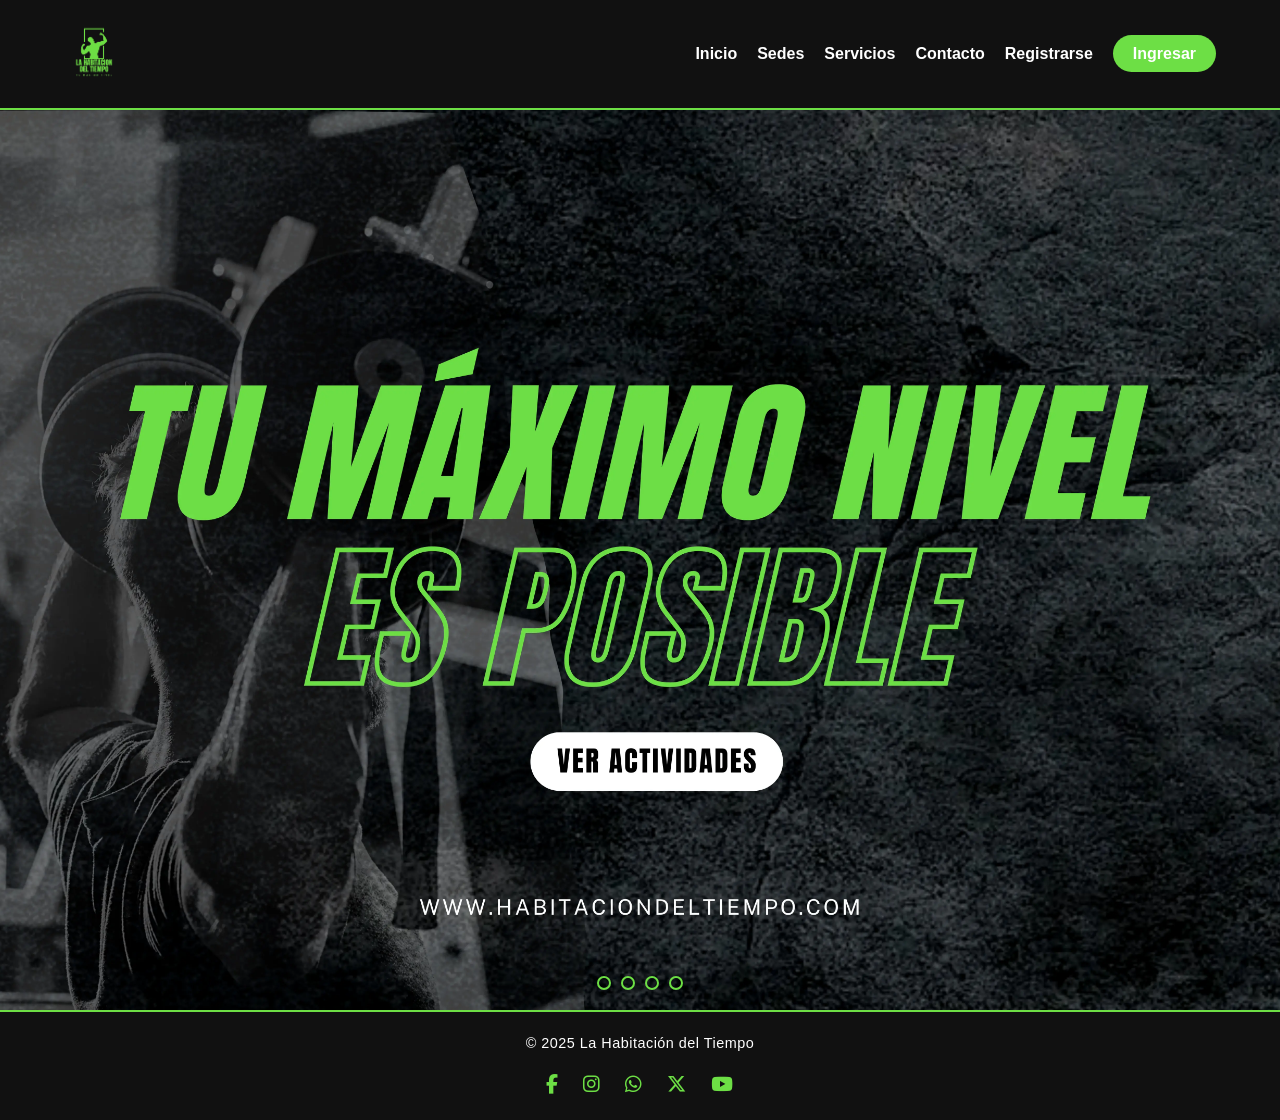
<file: index.html>
<!DOCTYPE html>
<html lang="es">

<head>
    <meta charset="UTF-8" />
    <meta name="viewport" content="width=device-width, initial-scale=1.0" />
    <title>La Habitación del Tiempo</title>
    <link rel="icon" type="image/x-icon" href="img/favicon.ico">
    <link rel="stylesheet" href="css/style.css" />
    <link rel="stylesheet" href="https://cdnjs.cloudflare.com/ajax/libs/font-awesome/6.5.0/css/all.min.css" />
</head>

<body class="fade-in index">
    <header>
        <div class="container nav-container">
            <a href="index.html" class="logo">
                <img src="img/logo.png" alt="La Habitación del Tiempo" />
            </a>
            <nav>
                <div id="hamburger"><i class="fas fa-bars"></i></div>
                <ul class="nav-links" id="navLinks">
                    <li><a href="index.html">Inicio</a></li>
                    <li><a href="sedes.html">Sedes</a></li>
                    <li><a href="services.html">Servicios</a></li>
                    <li><a href="contact.html">Contacto</a></li>
                    <li><a href="register.html">Registrarse</a></li>
                    <li><a href="login.html" class="btn-nav">Ingresar</a></li>
                </ul>
            </nav>
        </div>
    </header>

    <section class="hero">
        <div class="slider">
            <div class="slides">
                <!-- Radio buttons para control manual -->
                <input type="radio" name="radio-btn" id="radio1">
                <input type="radio" name="radio-btn" id="radio2">
                <input type="radio" name="radio-btn" id="radio3">
                <input type="radio" name="radio-btn" id="radio4">

                <!-- Slides -->
                <div class="slide first">
                    <img src="img/banner1.webp" alt="Banner 1">
                </div>
                <div class="slide">
                    <img src="img/banner2.webp" alt="Banner 2">
                </div>
                <div class="slide">
                    <img src="img/banner3.webp" alt="Banner 3">
                </div>
                <div class="slide">
                    <img src="img/banner4.webp" alt="Banner 4">
                </div>

                <!-- Navegación automática -->
                <div class="navigation-auto">
                    <div class="auto-btn1"></div>
                    <div class="auto-btn2"></div>
                    <div class="auto-btn3"></div>
                    <div class="auto-btn4"></div>
                </div>
            </div>

            <!-- Navegación manual -->
            <div class="navigation-manual">
                <label for="radio1" class="manual-btn"></label>
                <label for="radio2" class="manual-btn"></label>
                <label for="radio3" class="manual-btn"></label>
                <label for="radio4" class="manual-btn"></label>
            </div>
        </div>
    </section>

    <footer>
        <p>&copy; 2025 La Habitación del Tiempo</p>
        <div class="social-icons">
            <a href="#"><i class="fab fa-facebook-f"></i></a>
            <a href="#"><i class="fab fa-instagram"></i></a>
            <a href="#"><i class="fab fa-whatsapp"></i></a>
            <a href="#"><i class="fa-brands fa-x-twitter"></i></a>
            <a href="#"><i class="fa-brands fa-youtube"></i></a>
        </div>
    </footer>
    <script src="js/script.js"></script>
</body>

</html>
</file>
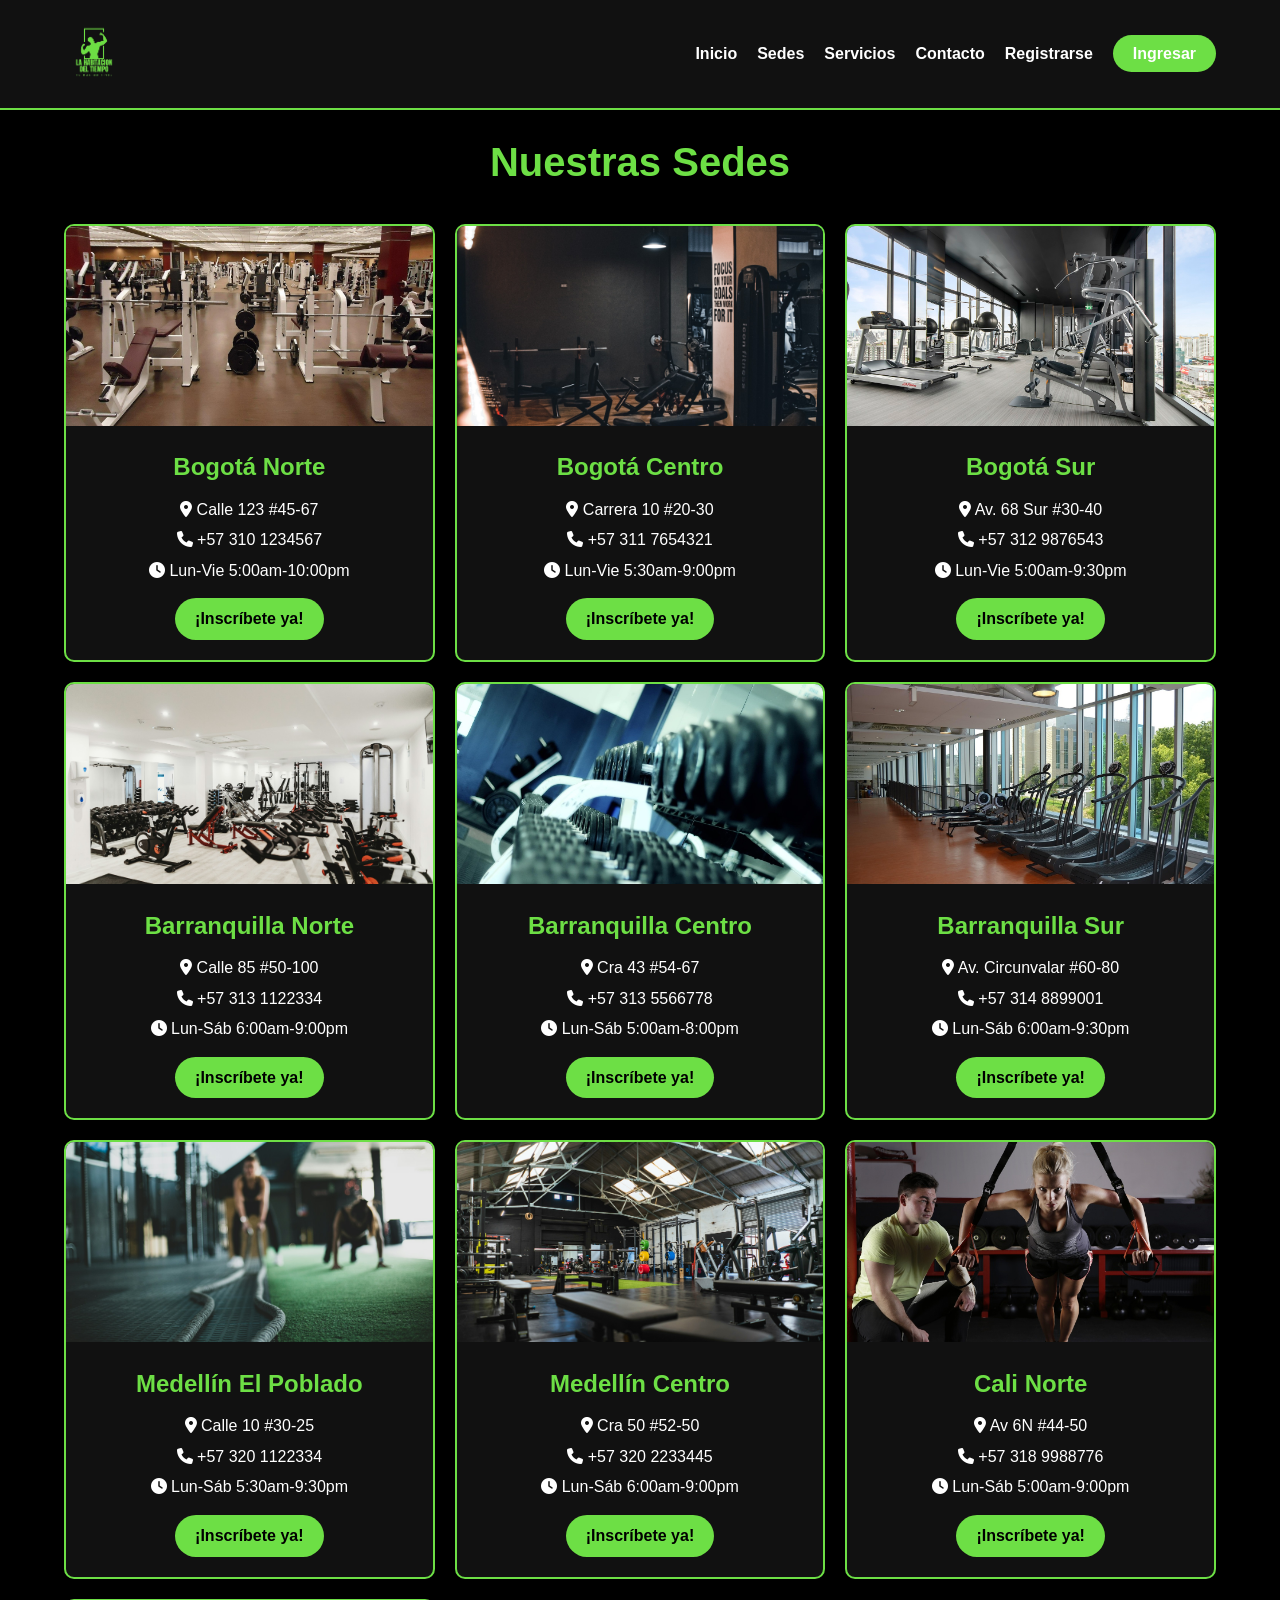
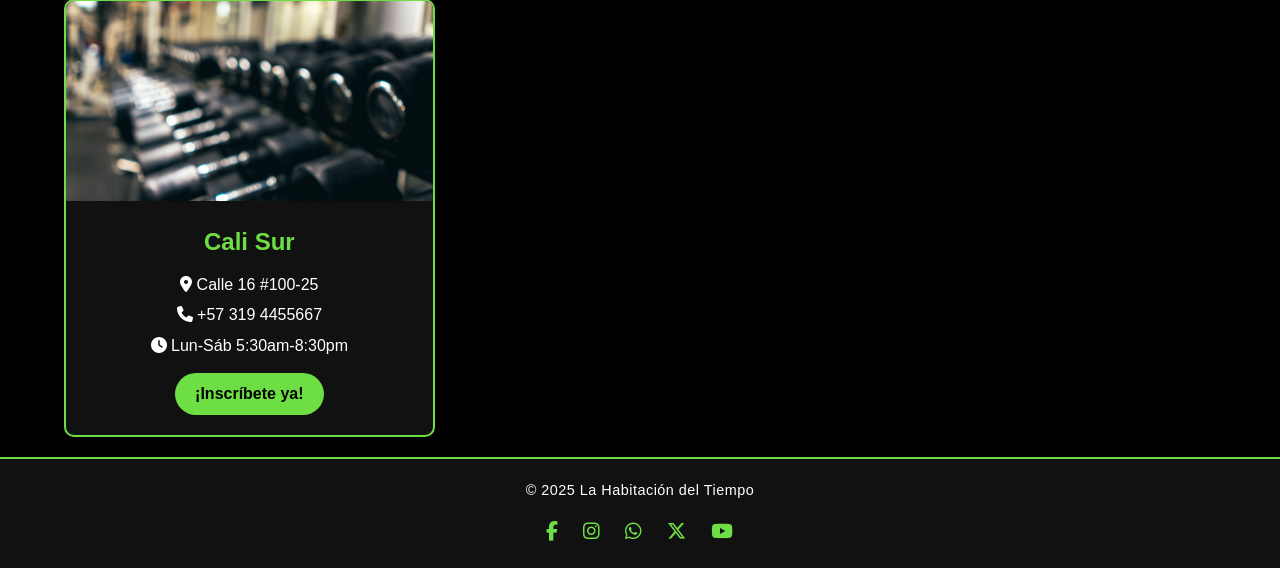
<file: sedes.html>
<!DOCTYPE html>
<html lang="es">

<head>
    <meta charset="UTF-8">
    <meta name="viewport" content="width=device-width, initial-scale=1.0">
    <title>Sedes - La Habitación del Tiempo</title>
    <link rel="icon" type="image/x-icon" href="img/favicon.ico">
    <link rel="stylesheet" href="css/style.css">
    <link rel="stylesheet" href="https://cdnjs.cloudflare.com/ajax/libs/font-awesome/6.5.0/css/all.min.css" />
</head>

<body class="fade-in sedes">
    <header>
        <div class="container nav-container">
            <a href="index.html" class="logo">
                <img src="img/logo.png" alt="La Habitación del Tiempo" />
            </a>
            <nav>
                <div id="hamburger"><i class="fas fa-bars"></i></div>
                <ul class="nav-links" id="navLinks">
                    <li><a href="index.html">Inicio</a></li>
                    <li><a href="sedes.html">Sedes</a></li>
                    <li><a href="services.html">Servicios</a></li>
                    <li><a href="contact.html">Contacto</a></li>
                    <li><a href="register.html">Registrarse</a></li>
                    <li><a href="login.html" class="btn-nav">Ingresar</a></li>
                </ul>
            </nav>
        </div>
    </header>

    <section class="sedes">
        <div class="container">
            <h2>Nuestras Sedes</h2>
            <div class="cards-container">

                <!-- Bogotá -->
                <div class="card">
                    <img src="img/bogota1.jpg" alt="Bogotá Norte">
                    <h3>Bogotá Norte</h3>
                    <p><i class="fas fa-map-marker-alt"></i> Calle 123 #45-67</p>
                    <p><i class="fas fa-phone"></i> +57 310 1234567</p>
                    <p><i class="fas fa-clock"></i> Lun-Vie 5:00am-10:00pm</p>
                    <a href="register.html" class="btn">¡Inscríbete ya!</a>
                </div>

                <div class="card">
                    <img src="img/bogota2.jpg" alt="Bogotá Centro">
                    <h3>Bogotá Centro</h3>
                    <p><i class="fas fa-map-marker-alt"></i> Carrera 10 #20-30</p>
                    <p><i class="fas fa-phone"></i> +57 311 7654321</p>
                    <p><i class="fas fa-clock"></i> Lun-Vie 5:30am-9:00pm</p>
                    <a href="register.html" class="btn">¡Inscríbete ya!</a>
                </div>

                <div class="card">
                    <img src="img/bogota3.jpg" alt="Bogotá Sur">
                    <h3>Bogotá Sur</h3>
                    <p><i class="fas fa-map-marker-alt"></i> Av. 68 Sur #30-40</p>
                    <p><i class="fas fa-phone"></i> +57 312 9876543</p>
                    <p><i class="fas fa-clock"></i> Lun-Vie 5:00am-9:30pm</p>
                    <a href="register.html" class="btn">¡Inscríbete ya!</a>
                </div>

                <!-- Barranquilla -->
                <div class="card">
                    <img src="img/barranquilla1.jpg" alt="Barranquilla Norte">
                    <h3>Barranquilla Norte</h3>
                    <p><i class="fas fa-map-marker-alt"></i> Calle 85 #50-100</p>
                    <p><i class="fas fa-phone"></i> +57 313 1122334</p>
                    <p><i class="fas fa-clock"></i> Lun-Sáb 6:00am-9:00pm</p>
                    <a href="register.html" class="btn">¡Inscríbete ya!</a>
                </div>

                <div class="card">
                    <img src="img/barranquilla2.jpg" alt="Barranquilla Centro">
                    <h3>Barranquilla Centro</h3>
                    <p><i class="fas fa-map-marker-alt"></i> Cra 43 #54-67</p>
                    <p><i class="fas fa-phone"></i> +57 313 5566778</p>
                    <p><i class="fas fa-clock"></i> Lun-Sáb 5:00am-8:00pm</p>
                    <a href="register.html" class="btn">¡Inscríbete ya!</a>
                </div>

                <div class="card">
                    <img src="img/barranquilla3.jpg" alt="Barranquilla Sur">
                    <h3>Barranquilla Sur</h3>
                    <p><i class="fas fa-map-marker-alt"></i> Av. Circunvalar #60-80</p>
                    <p><i class="fas fa-phone"></i> +57 314 8899001</p>
                    <p><i class="fas fa-clock"></i> Lun-Sáb 6:00am-9:30pm</p>
                    <a href="register.html" class="btn">¡Inscríbete ya!</a>
                </div>

                <!-- Medellín -->
                <div class="card">
                    <img src="img/medellin1.jpg" alt="Medellín Poblado">
                    <h3>Medellín El Poblado</h3>
                    <p><i class="fas fa-map-marker-alt"></i> Calle 10 #30-25</p>
                    <p><i class="fas fa-phone"></i> +57 320 1122334</p>
                    <p><i class="fas fa-clock"></i> Lun-Sáb 5:30am-9:30pm</p>
                    <a href="register.html" class="btn">¡Inscríbete ya!</a>
                </div>

                <div class="card">
                    <img src="img/medellin2.jpg" alt="Medellín Centro">
                    <h3>Medellín Centro</h3>
                    <p><i class="fas fa-map-marker-alt"></i> Cra 50 #52-50</p>
                    <p><i class="fas fa-phone"></i> +57 320 2233445</p>
                    <p><i class="fas fa-clock"></i> Lun-Sáb 6:00am-9:00pm</p>
                    <a href="register.html" class="btn">¡Inscríbete ya!</a>
                </div>

                <!-- Cali -->
                <div class="card">
                    <img src="img/cali1.jpg" alt="Cali Norte">
                    <h3>Cali Norte</h3>
                    <p><i class="fas fa-map-marker-alt"></i> Av 6N #44-50</p>
                    <p><i class="fas fa-phone"></i> +57 318 9988776</p>
                    <p><i class="fas fa-clock"></i> Lun-Sáb 5:00am-9:00pm</p>
                    <a href="register.html" class="btn">¡Inscríbete ya!</a>
                </div>

                <div class="card">
                    <img src="img/cali2.jpg" alt="Cali Sur">
                    <h3>Cali Sur</h3>
                    <p><i class="fas fa-map-marker-alt"></i> Calle 16 #100-25</p>
                    <p><i class="fas fa-phone"></i> +57 319 4455667</p>
                    <p><i class="fas fa-clock"></i> Lun-Sáb 5:30am-8:30pm</p>
                    <a href="register.html" class="btn">¡Inscríbete ya!</a>
                </div>

            </div>
        </div>
    </section>

    <footer>
        <p>&copy; 2025 La Habitación del Tiempo</p>
        <div class="social-icons">
            <a href="#"><i class="fab fa-facebook-f"></i></a>
            <a href="#"><i class="fab fa-instagram"></i></a>
            <a href="#"><i class="fab fa-whatsapp"></i></a>
            <a href="#"><i class="fa-brands fa-x-twitter"></i></a>
            <a href="#"><i class="fa-brands fa-youtube"></i></a>
        </div>
    </footer>

    <script src="js/script.js"></script>
</body>

</html>
</file>
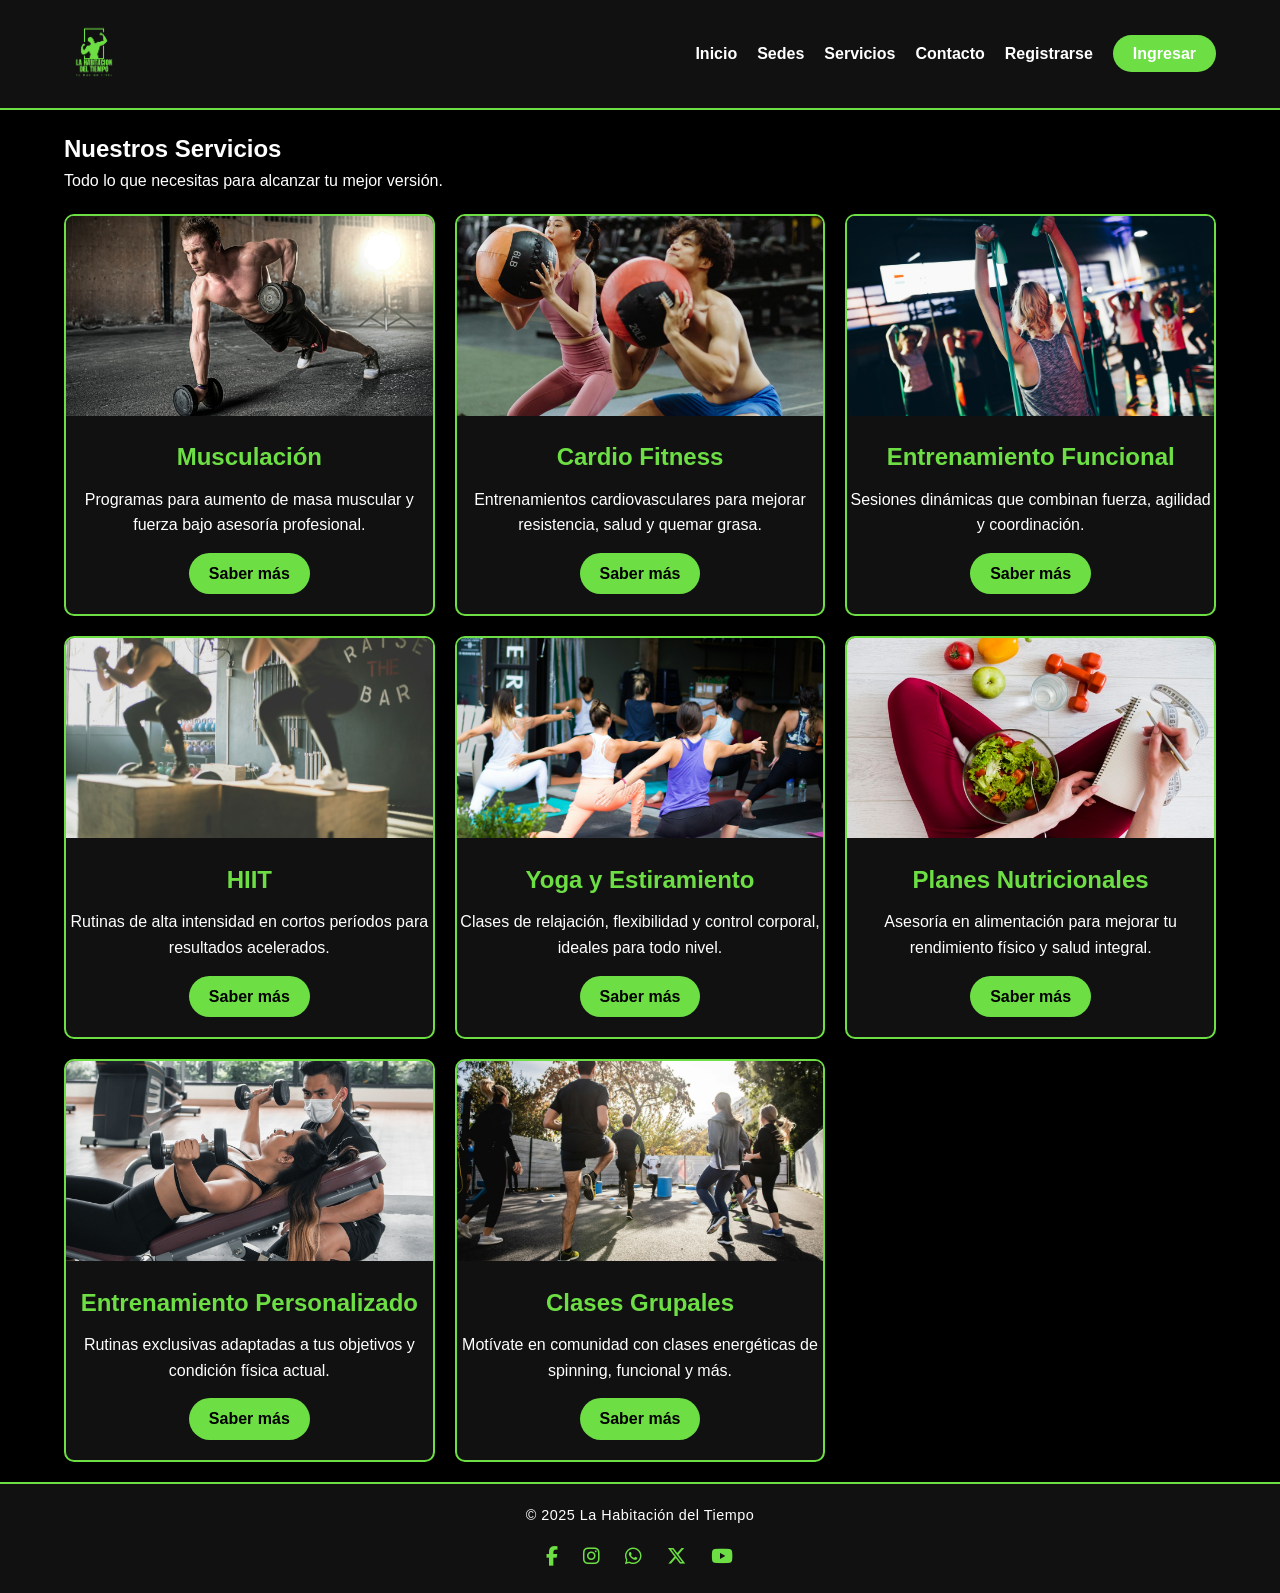
<file: services.html>
<!DOCTYPE html>
<html lang="es">

<head>
  <meta charset="UTF-8" />
  <meta name="viewport" content="width=device-width, initial-scale=1.0" />
  <title>Servicios - La Habitación del Tiempo</title>
  <link rel="icon" type="image/x-icon" href="img/favicon.ico">
  <link rel="stylesheet" href="css/style.css" />
  <link rel="stylesheet" href="https://cdnjs.cloudflare.com/ajax/libs/font-awesome/6.5.0/css/all.min.css" />
</head>

<body class="fade-in services">
  <header>
    <div class="container nav-container">
      <a href="index.html" class="logo">
        <img src="img/logo.png" alt="La Habitación del Tiempo" />
      </a>
      <nav>
        <div id="hamburger"><i class="fas fa-bars"></i></div>
        <ul class="nav-links" id="navLinks">
          <li><a href="index.html">Inicio</a></li>
          <li><a href="sedes.html">Sedes</a></li>
          <li><a href="services.html">Servicios</a></li>
          <li><a href="contact.html">Contacto</a></li>
          <li><a href="register.html">Registrarse</a></li>
          <li><a href="login.html" class="btn-nav">Ingresar</a></li>
        </ul>
      </nav>
    </div>
  </header>

  <section class="services">
    <div class="container">
      <h2>Nuestros Servicios</h2>
      <p class="intro">Todo lo que necesitas para alcanzar tu mejor versión.</p>
      <div class="cards-container">

        <div class="card">
          <img src="img/servicio1.jpg" alt="Musculación">
          <h3>Musculación</h3>
          <p>Programas para aumento de masa muscular y fuerza bajo asesoría profesional.</p>
          <a href="login.html" class="btn">Saber más</a>
        </div>

        <div class="card">
          <img src="img/servicio2.jpg" alt="Cardio Fitness">
          <h3>Cardio Fitness</h3>
          <p>Entrenamientos cardiovasculares para mejorar resistencia, salud y quemar grasa.</p>
          <a href="login.html" class="btn">Saber más</a>
        </div>

        <div class="card">
          <img src="img/servicio3.jpg" alt="Entrenamiento Funcional">
          <h3>Entrenamiento Funcional</h3>
          <p>Sesiones dinámicas que combinan fuerza, agilidad y coordinación.</p>
          <a href="login.html" class="btn">Saber más</a>
        </div>

        <div class="card">
          <img src="img/servicio4.jpg" alt="HIIT (Entrenamiento Interválico)">
          <h3>HIIT</h3>
          <p>Rutinas de alta intensidad en cortos períodos para resultados acelerados.</p>
          <a href="login.html" class="btn">Saber más</a>
        </div>

        <div class="card">
          <img src="img/servicio5.jpg" alt="Yoga y Estiramiento">
          <h3>Yoga y Estiramiento</h3>
          <p>Clases de relajación, flexibilidad y control corporal, ideales para todo nivel.</p>
          <a href="login.html" class="btn">Saber más</a>
        </div>

        <div class="card">
          <img src="img/servicio6.jpg" alt="Planes Nutricionales">
          <h3>Planes Nutricionales</h3>
          <p>Asesoría en alimentación para mejorar tu rendimiento físico y salud integral.</p>
          <a href="login.html" class="btn">Saber más</a>
        </div>

        <div class="card">
          <img src="img/servicio7.jpg" alt="Entrenamiento Personalizado">
          <h3>Entrenamiento Personalizado</h3>
          <p>Rutinas exclusivas adaptadas a tus objetivos y condición física actual.</p>
          <a href="login.html" class="btn">Saber más</a>
        </div>

        <div class="card">
          <img src="img/servicio8.jpg" alt="Clases Grupales">
          <h3>Clases Grupales</h3>
          <p>Motívate en comunidad con clases energéticas de spinning, funcional y más.</p>
          <a href="login.html" class="btn">Saber más</a>
        </div>

      </div>
    </div>
  </section>

  <footer>
    <p>&copy; 2025 La Habitación del Tiempo</p>
    <div class="social-icons">
      <a href="#"><i class="fab fa-facebook-f"></i></a>
      <a href="#"><i class="fab fa-instagram"></i></a>
      <a href="#"><i class="fab fa-whatsapp"></i></a>
      <a href="#"><i class="fa-brands fa-x-twitter"></i></a>
      <a href="#"><i class="fa-brands fa-youtube"></i></a>
    </div>
  </footer>

  <script src="js/script.js"></script>
</body>

</html>
</file>
<file: css/style.css>
/* === Reset === */
* {
    margin: 0;
    padding: 0;
    box-sizing: border-box;
}

body {
    background-color: #000;
    color: #fff;
    font-family: 'Segoe UI', sans-serif;
    line-height: 1.6;
}

a {
    color: inherit;
    text-decoration: none;
}

.container {
    width: 90%;
    max-width: 1200px;
    margin: auto;
    padding: 20px 0;
}

/* === Header / Navbar === */
header {
    position: sticky;
    top: 0;
    background-color: #111;
    z-index: 1000;
    border-bottom: 2px solid #6ddf45;
}

header .nav-container {
    display: flex;
    align-items: center;
    justify-content: space-between;
    flex-wrap: wrap;
}

header h1 a {
    color: #6ddf45;
    font-size: 1.8rem;
    font-weight: bold;
}

.logo img {
    height: 60px;
    width: auto;
    transition: transform 0.3s ease;
}

.logo img:hover {
    transform: scale(1.1);
    filter: drop-shadow(0 0 5px #6ddf45);
}

.btn-nav {
    background-color: #6ddf45;
    padding: 10px 20px;
    border-radius: 50px;
    font-weight: bold;
    transition: all 0.3s ease;
}

.btn-nav:hover {
    background-color: #ffffff;
    transform: scale(1.05);
}

nav {
    position: relative;
}

nav .nav-links {
    display: flex;
    gap: 20px;
    list-style: none;
}

nav .nav-links a {
    font-weight: bold;
    transition: color 0.3s ease;
}

nav .nav-links a:hover {
    color: #6ddf45;
}

/* === Hamburger Menu === */
#hamburger {
    display: none;
    font-size: 1.5rem;
    cursor: pointer;
    color: #6ddf45;
}

/* === HERO - Carrusel de banners === */
.hero {
    width: 100%;
    height: 100vh;
    overflow: hidden;
    position: relative;
}

.slider {
    width: 100%;
    height: 100%;
    position: relative;
}

.slides {
    width: 400%;
    height: 100%;
    display: flex;
    transition: margin-left 0.8s ease-in-out;
}

.slides input {
    display: none;
}

.slide {
    width: 25%;
    position: relative;
    display: flex;
    align-items: center;
    justify-content: center;
    overflow: hidden;
}

.slide img {
    width: 100%;
    height: 100%;
    object-fit: cover;
}

/* === NAVEGACIÓN MANUAL (los circulitos) === */
.navigation-manual {
    position: absolute;
    bottom: 20px;
    left: 50%;
    transform: translateX(-50%);
    display: flex;
    gap: 10px;
    z-index: 2;
}

.manual-btn {
    width: 14px;
    height: 14px;
    border: 2px solid #6ddf45;
    border-radius: 50%;
    cursor: pointer;
    transition: background 0.3s ease;
}

.manual-btn:hover {
    background: #6ddf45;
}

/* === NAVEGACIÓN AUTOMÁTICA === */
.navigation-auto {
    display: none;
}

/* === Control deslizante manual basado en radio buttons === */
#radio1:checked~.first {
    margin-left: 0;
}

#radio2:checked~.first {
    margin-left: -25%;
}

#radio3:checked~.first {
    margin-left: -50%;
}

#radio4:checked~.first {
    margin-left: -75%;
}

/* === SEDES === */
.sedes h2 {
    text-align: center;
    font-size: 2.5rem;
    margin-bottom: 30px;
    color: #6ddf45;
}

.cards-container {
    display: grid;
    grid-template-columns: repeat(auto-fit, minmax(280px, 1fr));
    gap: 20px;
    margin-top: 20px;
}

.card {
    background: #111;
    border: 2px solid #6ddf45;
    border-radius: 10px;
    overflow: hidden;
    text-align: center;
    padding-bottom: 20px;
    transition: transform 0.3s ease;
}

.card img {
    width: 100%;
    height: 200px;
    object-fit: cover;
}

.card h3 {
    margin: 15px 0 10px;
    font-size: 1.5rem;
    color: #6ddf45;
}

.card p {
    margin: 5px 0;
}

.card a.btn {
    margin-top: 10px;
    display: inline-block;
    background-color: #6ddf45;
    color: #000;
    padding: 8px 20px;
    border-radius: 50px;
    font-weight: bold;
    transition: background 0.3s ease;
}

.card a.btn:hover {
    background: #fff;
    color: #6ddf45;
}

.card:hover {
    transform: translateY(-5px);
}

/* === HERO DE CONTACTO === */
.contact-hero {
    background: linear-gradient(rgba(0, 0, 0, 0.8), rgba(0, 0, 0, 0.8)), url('/habitacion-tiempo/img/contact-hero.jpg') top/cover no-repeat;
    padding: 100px 20px;
    text-align: center;
    color: #fff;
}

.contact-hero h2 {
    font-size: 2.5rem;
    margin-bottom: 10px;
    color: #6ddf45;
}

.contact-hero p {
    font-size: 1.2rem;
    color: #ccc;
}

/* === SECCIÓN DE CONTACTO === */
.contact-section {
    padding: 60px 20px;
}

.contact-container {
    display: grid;
    grid-template-columns: repeat(auto-fit, minmax(300px, 1fr));
    gap: 40px;
}

.contact-info h3,
.contact-form h3 {
    color: #6ddf45;
    margin-bottom: 15px;
}

.contact-info p {
    margin-bottom: 15px;
    font-size: 1rem;
}

.contact-info i {
    color: #6ddf45;
    margin-right: 8px;
}

.contact-form form {
    display: flex;
    flex-direction: column;
    gap: 15px;
}

.contact-form input,
.contact-form textarea {
    padding: 12px;
    background-color: #111;
    border: 1px solid #333;
    border-radius: 5px;
    color: #fff;
}

.contact-form input:focus,
.contact-form textarea:focus {
    outline: none;
    border: 1px solid #6ddf45;
}

.contact-form .btn {
    background-color: #6ddf45;
    color: #000;
    padding: 12px 30px;
    border: none;
    border-radius: 50px;
    font-weight: bold;
    font-size: 1rem;
    cursor: pointer;
    align-self: center;
    transition: all 0.3s ease;
    box-shadow: 0 4px 10px rgba(109, 223, 69, 0.4);
    margin-top: 10px;
}

.contact-form .btn:hover {
    background-color: #fff;
    color: #6ddf45;
    box-shadow: 0 4px 15px rgba(255, 255, 255, 0.3);
}

.contact-form .btn:active {
    transform: scale(0.95);
    box-shadow: 0 2px 8px rgba(109, 223, 69, 0.4);
}

/* Ajustar iframe del mapa */
.contact-info iframe {
    margin-top: 20px;
    border-radius: 10px;
}

/* === HERO DE REGISTRO === */
.register-hero {
    background: linear-gradient(rgba(0, 0, 0, 0.8), rgba(0, 0, 0, 0.8)), url('/habitacion-tiempo/img/register-hero.jpeg') center/cover no-repeat;
    padding: 100px 20px;
    text-align: center;
    color: #fff;
}

.register-hero h2 {
    font-size: 2.5rem;
    margin-bottom: 10px;
    color: #6ddf45;
}

.register-hero p {
    font-size: 1.2rem;
    color: #ccc;
}

/* === SECCIÓN DE REGISTRO === */
.register-section {
    padding: 60px 20px;
}

.register-container {
    display: grid;
    grid-template-columns: repeat(auto-fit, minmax(300px, 1fr));
    gap: 40px;
    align-items: start;
}

/* === CARD DEL FORMULARIO === */
.register-card {
    background: #111;
    border: 2px solid #6ddf45;
    border-radius: 10px;
    padding: 30px;
    box-shadow: 0 4px 10px rgba(109, 223, 69, 0.3);
    text-align: center;
}

.register-card h3 {
    color: #6ddf45;
    margin-bottom: 20px;
}

.register-card form {
    display: flex;
    flex-direction: column;
    gap: 15px;
}

.register-card input {
    padding: 12px;
    background-color: #111;
    border: 1px solid #333;
    border-radius: 5px;
    color: #fff;
}

.register-card input:focus {
    outline: none;
    border: 1px solid #6ddf45;
}

/* Botón Registrarse */
.register-card .btn {
    background-color: #6ddf45;
    color: #000;
    padding: 12px 30px;
    border: none;
    border-radius: 50px;
    font-weight: bold;
    font-size: 1rem;
    cursor: pointer;
    transition: all 0.3s ease;
    box-shadow: 0 4px 10px rgba(109, 223, 69, 0.4);
}

.register-card .btn:hover {
    background-color: #fff;
    color: #6ddf45;
}

.register-card .btn:active {
    transform: scale(0.95);
}

/* === BENEFICIOS === */
.benefits {
    background: #111;
    border: 2px solid #6ddf45;
    border-radius: 10px;
    padding: 30px;
    box-shadow: 0 4px 10px rgba(109, 223, 69, 0.3);
}

.benefits h3 {
    color: #6ddf45;
    margin-bottom: 20px;
    text-align: center;
}

.benefits ul {
    list-style: none;
    padding: 0;
}

.benefits li {
    margin-bottom: 15px;
    font-size: 1rem;
    color: #ccc;
    display: flex;
    align-items: center;
}

.benefits li i {
    color: #6ddf45;
    margin-right: 10px;
}

/* === HERO DE LOGIN === */
.login-hero {
    background: linear-gradient(rgba(0, 0, 0, 0.8), rgba(0, 0, 0, 0.8)), url('/habitacion-tiempo/img/login-hero.jpg') center/cover no-repeat;
    padding: 100px 20px;
    text-align: center;
    color: #fff;
}

.login-hero h2 {
    font-size: 2.5rem;
    margin-bottom: 10px;
    color: #6ddf45;
}

.login-hero p {
    font-size: 1.2rem;
    color: #ccc;
}

/* === SECCIÓN DE LOGIN === */
.login-section {
    padding: 60px 20px;
}

.login-container {
    display: flex;
    justify-content: center;
    align-items: center;
}

.login-card {
    background: #111;
    border: 2px solid #6ddf45;
    border-radius: 10px;
    padding: 30px;
    width: 100%;
    max-width: 400px;
    box-shadow: 0 4px 10px rgba(109, 223, 69, 0.3);
    text-align: center;
}

.login-card h3 {
    color: #6ddf45;
    margin-bottom: 20px;
}

.login-card form {
    display: flex;
    flex-direction: column;
    gap: 15px;
}

.login-card input {
    padding: 12px;
    background-color: #111;
    border: 1px solid #333;
    border-radius: 5px;
    color: #fff;
}

.login-card input:focus {
    outline: none;
    border: 1px solid #6ddf45;
}

/* Botón de Ingresar */
.login-card .btn {
    background-color: #6ddf45;
    color: #000;
    padding: 12px 30px;
    border: none;
    border-radius: 50px;
    font-weight: bold;
    font-size: 1rem;
    cursor: pointer;
    transition: all 0.3s ease;
    box-shadow: 0 4px 10px rgba(109, 223, 69, 0.4);
    margin-top: 10px;
}

.login-card .btn:hover {
    background-color: #fff;
    color: #6ddf45;
}

.login-card .btn:active {
    transform: scale(0.95);
}

/* Enlaces extra (olvidaste contraseña / crear cuenta) */
.login-links {
    margin-top: 15px;
    font-size: 0.9rem;
    color: #ccc;
}

.login-links a {
    color: #6ddf45;
    text-decoration: none;
    margin: 0 5px;
}

.login-links a:hover {
    text-decoration: underline;
}

/* Inputs y Texarea unificados */
.register-card input,
.login-card input,
.contact-form input,
.contact-form textarea {
    background-color: #000;
    color: #fff;
    border: 1px solid #333;
    border-radius: 5px;
    padding: 12px;
}

.register-card input:focus,
.login-card input:focus,
.contact-form input:focus,
.contact-form textarea:focus {
    border: 1px solid #6ddf45;
    outline: none;
}

/* === EFECTO DE FADE-IN GENERAL === */
.fade-in {
    opacity: 0;
    transform: translateY(20px);
}

/* Se activa cuando termina de cargar */
body.loaded {
    opacity: 1;
    transform: translateY(0);
}

/* Transiciones personalizadas */
body.index {
    transition: opacity 0.6s ease, transform 0.6s ease;
}

body.login {
    transition: opacity 0.6s ease, transform 0.6s ease;
}

body.services {
    transition: opacity 0.8s ease, transform 0.8s ease;
}

body.sedes {
    transition: opacity 0.8s ease, transform 0.8s ease;
}

body.contact {
    transition: opacity 0.9s ease, transform 0.9s ease;
}

body.register {
    transition: opacity 0.9s ease, transform 0.9s ease;
}

/* === Footer === */
footer {
    background: #111;
    text-align: center;
    padding: 20px;
    border-top: 2px solid #6ddf45;
    font-size: 0.9rem;
    letter-spacing: 0.5px;
}

footer .social-icons {
    margin-top: 15px;
}

footer .social-icons a {
    margin: 0 10px;
    color: #6ddf45;
    font-size: 1.2rem;
    display: inline-block;
    transition: transform 0.3s ease, color 0.3s ease;
}

footer .social-icons a:hover {
    color: #6ddf45;
    transform: scale(1.2);
}
  
/* === Responsive === */
@media (max-width: 768px) {
    .logo{
        display: none;
    }
    
    #hamburger {
        display: block;
        position: relative;
        z-index: 1001;
    }

    .nav-links {
        position: fixed;
        top: 0;
        left: -100%;
        width: 70%;
        height: 100vh;
        background-color: #111;
        flex-direction: column;
        align-items: start;
        padding: 60px 20px;
        gap: 20px;
        transition: left 0.4s ease-in-out;
        z-index: 1000;
    }

    .nav-links.active {
        left: 0;
    }

    .nav-links li {
       width: 100%;
    }

    .nav-links a {
        display: block;
        padding: 10px 0;
        width: 100%;
        color: #fff;
        font-size: 1.1rem;
    }

    .btn-nav {
        width: 100%;
        text-align: center;
    }

    header h1 {
        width: 100%;
        text-align: center;
        margin-bottom: 10px;
    }

    .hero {
        height: 60vh;
    }
}

@media (max-width: 480px) {
    .hero {
        height: 50vh;
    }
}
</file>
